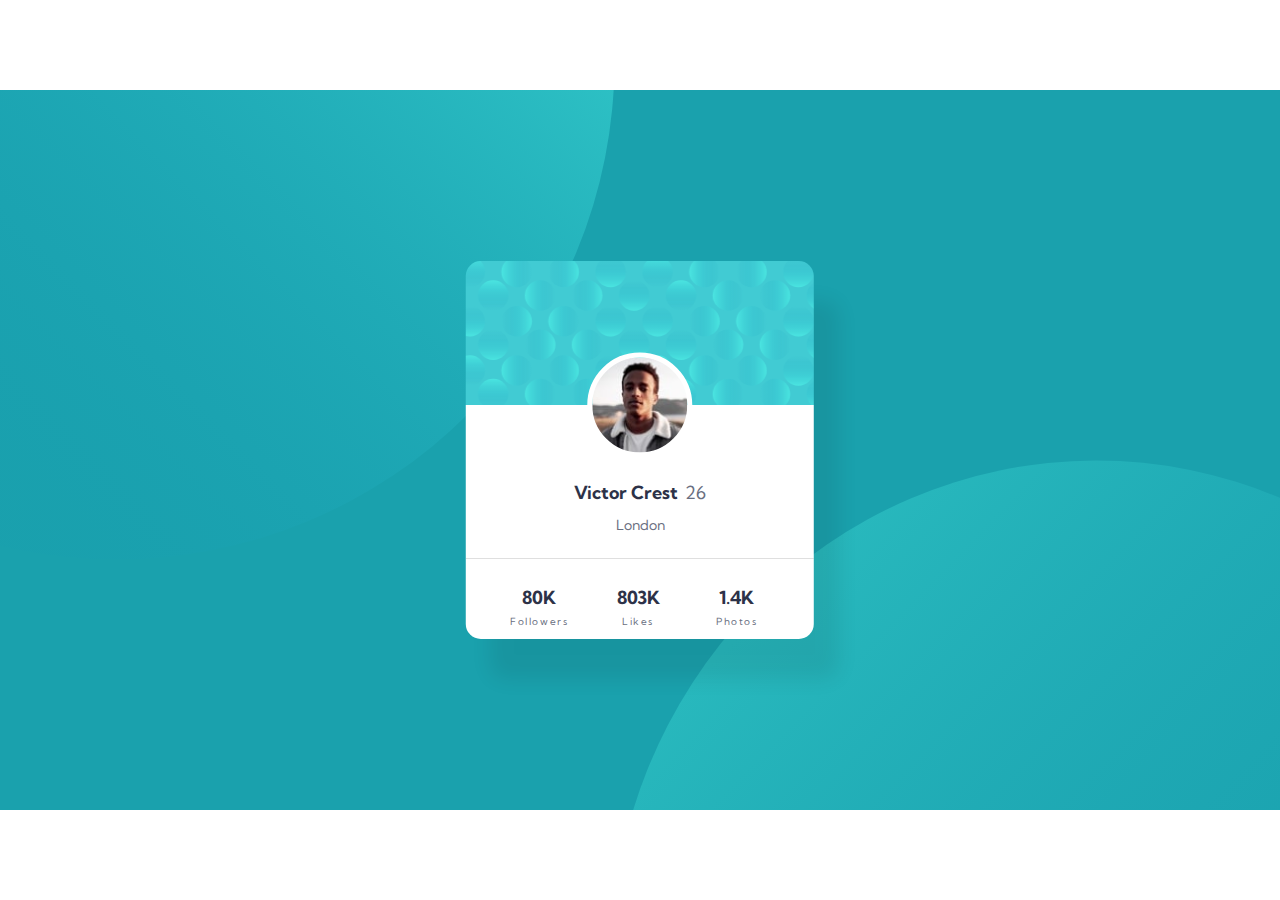
<file: index.html>
<!DOCTYPE html>
<html lang="en">

<head>
  <meta charset="UTF-8">
  <meta name="viewport" content="width=device-width, initial-scale=1.0">
  <!-- displays site properly based on user's device -->

  <link rel="icon" type="image/png" sizes="32x32" href="./images/favicon-32x32.png">
  <link rel="preconnect" href="https://fonts.gstatic.com">
  <link rel="preconnect" href="https://fonts.gstatic.com">
  <link href="https://fonts.googleapis.com/css2?family=Kumbh+Sans:wght@400;700&display=swap" rel="stylesheet">
  <title>Frontend Mentor | Profile card component</title>
  <link rel="stylesheet" href="css/stilo.css">
</head>

<body>
  <div class="content">
    <div class="card">
      <div class="card-up"></div>
      <div class="card-pic"></div>

      <div class="card-down">

        <div class="main-title">
          <h1>Victor Crest</h1>
          <h2>26</h2>
        </div>
        <h3 class="city">London</h3>

        <div class="line"></div>

        <div class="all-footer">
          <div class="footer">
            <h1>80K</h1>
            <h2>Followers</h2>
          </div>

          <div class="footer">
            <h1>803K</h1>
            <h2>Likes</h2>
          </div>

          <div class="footer">
            <h1>1.4K</h1>
            <h2>Photos</h2>
          </div>
        </div>

      </div>

    </div>
  </div>
</body>

</html>
</file>
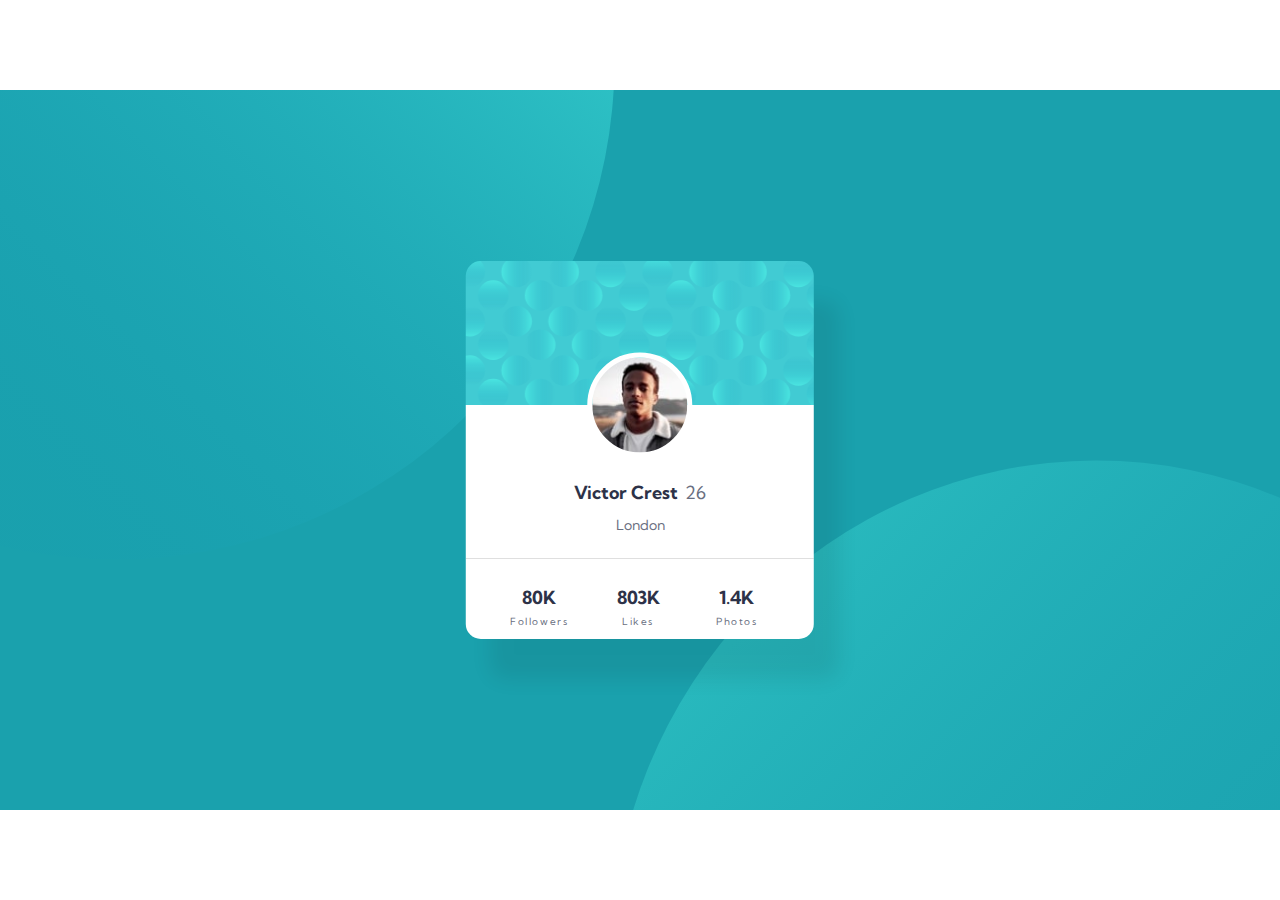
<file: docs/index.html>
<!DOCTYPE html>
<html lang="en">

<head>
  <meta charset="UTF-8">
  <meta name="viewport" content="width=device-width, initial-scale=1.0">
  <!-- displays site properly based on user's device -->

  <link rel="icon" type="image/png" sizes="32x32" href="./images/favicon-32x32.png">
  <link rel="preconnect" href="https://fonts.gstatic.com">
  <link rel="preconnect" href="https://fonts.gstatic.com">
  <link href="https://fonts.googleapis.com/css2?family=Kumbh+Sans:wght@400;700&display=swap" rel="stylesheet">
  <title>Frontend Mentor | Profile card component</title>
  <link rel="stylesheet" href="css/stilo.css">  
</head>

<body>
  <div class="content">
    <div class="card">
      <div class="card-up"></div>
      <div class="card-pic"></div>
      <div class="card-down">

        <div class="main-title">
          <h1>Victor Crest</h1>
          <h2>26</h2>
        </div>
        <h3 class="city">London</h3>

        <div class="line"></div>

        <div class="all-footer">
          <div class="footer">
            <h1>80K</h1>
            <h2>Followers</h2>
          </div>

          <div class="footer">
            <h1>803K</h1>
            <h2>Likes</h2>
          </div>

          <div class="footer">
            <h1>1.4K</h1>
            <h2>Photos</h2>
          </div>
        </div>

      </div>




    </div>
  </div>
</body>

</html>
</file>
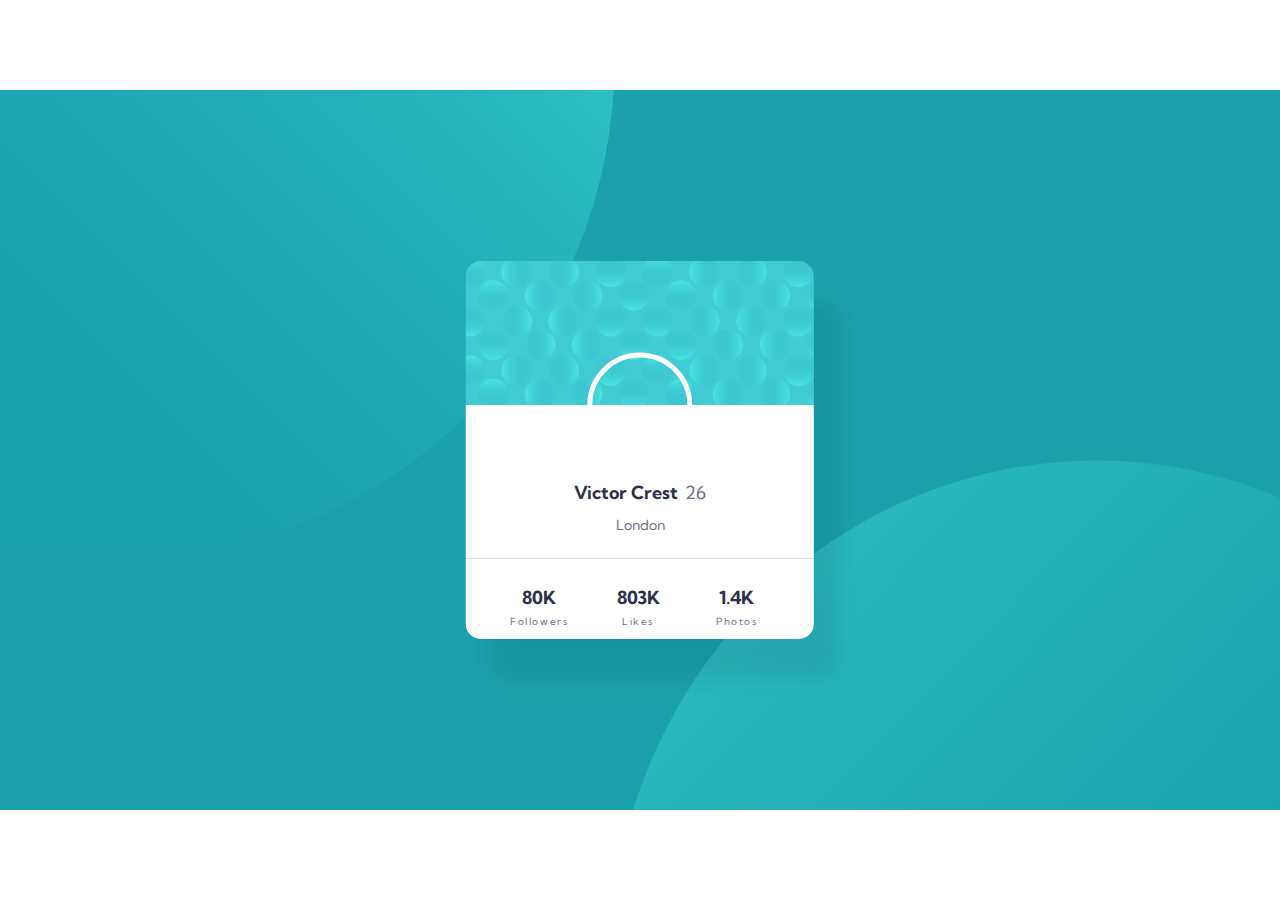
<file: index_desktop.html>
<!DOCTYPE html>
<html lang="en">

<head>
  <meta charset="UTF-8">
  <meta name="viewport" content="width=device-width, initial-scale=1.0">
  <!-- displays site properly based on user's device -->

  <link rel="icon" type="image/png" sizes="32x32" href="./images/favicon-32x32.png">
  <link rel="preconnect" href="https://fonts.gstatic.com">
  <link rel="preconnect" href="https://fonts.gstatic.com">
  <link href="https://fonts.googleapis.com/css2?family=Kumbh+Sans:wght@400;700&display=swap" rel="stylesheet">
  <title>Frontend Mentor | Profile card component</title>

  <style>
    body {
      font-family: 'Kumbh Sans', sans-serif;
    }

    .content {
      width: 1440px;
      height: 720px;
      position: absolute;
      top: 50%;
      left: 50%;
      transform: translate(-50%, -50%);
      background-color: #1AA1AD;
      background-image: url(images/bg-pattern-top.svg), url(images/bg-pattern-bottom.svg);
      background-size: 1000px 1000px, 970px 1000px;
      background-repeat: no-repeat;
      background-position: -305px -530px, 690px 370px;
    }

    .card {
      width: 24.2%;
      height: 52.5%;
      position: absolute;
      top: 50%;
      left: 50%;
      transform: translate(-50%, -50%);
      border-radius: 15px;
      box-shadow: 25px 40px 20px rgba(0, 0, 0, .08);
    }

    .card-up {
      background-image: url(images/bg-pattern-card.svg);
      background-size: cover;
      width: 100%;
      height: 38%;
      border-top-left-radius: 15px;
      border-top-right-radius: 15px;
    }

    .card-down {
      background-color: white;
      width: 100%;
      height: 62%;
      border-bottom-left-radius: 15px;
      border-bottom-right-radius: 15px;
    }

    .card-pic {
      position: absolute;
      width: 95px;
      height: 95px;
      /*background-image: url(images/image-victor.jpg);*/
      background-size: cover;
      border: 5px solid white;
      border-radius: 50%;
      top: 38%;
      left: 50%;
      transform: translate(-50%, -50%);
    }

    .main-title {
      width: 100%;
      text-align: center;
    }

    .main-title h1,
    .main-title h2 {
      display: inline-block;
      margin-top: 22%;
    }

    .main-title h1 {
      font-weight: 700;
      font-size: 18px;
      color: hsl(229, 23%, 23%);
    }

    .main-title h2 {
      margin-left: 1%;
      font-weight: 400;
      font-size: 18px;
      color: hsl(227, 10%, 46%);
    }

    .city {
      width: 100%;
      text-align: center;
      font-weight: 400;
      font-size: 14px;
      color: hsl(227, 10%, 46%);
      margin-top: -1%;
    }

    .line {
      width: 100%;
      height: 4.5%;
      border-bottom: 1px solid hsl(0, 0%, 59%);
      opacity: .3;
    }


    .all-footer {
      width: 85%;
      margin: auto;
    }

    .footer {
      width: 32%;
      display: inline-block;
      text-align: center;
    }

    .footer h1 {
      font-weight: 700;
      font-size: 18px;
      color: hsl(229, 23%, 23%);
      margin-top: 27px;
      margin-bottom: -4px;
    }

    .footer h2 {
      font-weight: 400;
      font-size: 10px;
      color: hsl(227, 10%, 46%);
      letter-spacing: .1rem;
      margin-top: 10%;
    }
  </style>
</head>

<body>
  <div class="content">
    <div class="card">
      <div class="card-up"></div>
      <div class="card-pic"></div>
      <div class="card-down">

        <div class="main-title">
          <h1>Victor Crest</h1>
          <h2>26</h2>
        </div>
        <h3 class="city">London</h3>

        <div class="line"></div>

        <div class="all-footer">
          <div class="footer">
            <h1>80K</h1>
            <h2>Followers</h2>
          </div>

          <div class="footer">
            <h1>803K</h1>
            <h2>Likes</h2>
          </div>

          <div class="footer">
            <h1>1.4K</h1>
            <h2>Photos</h2>
          </div>
        </div>

      </div>




    </div>
  </div>
</body>

</html>
</file>
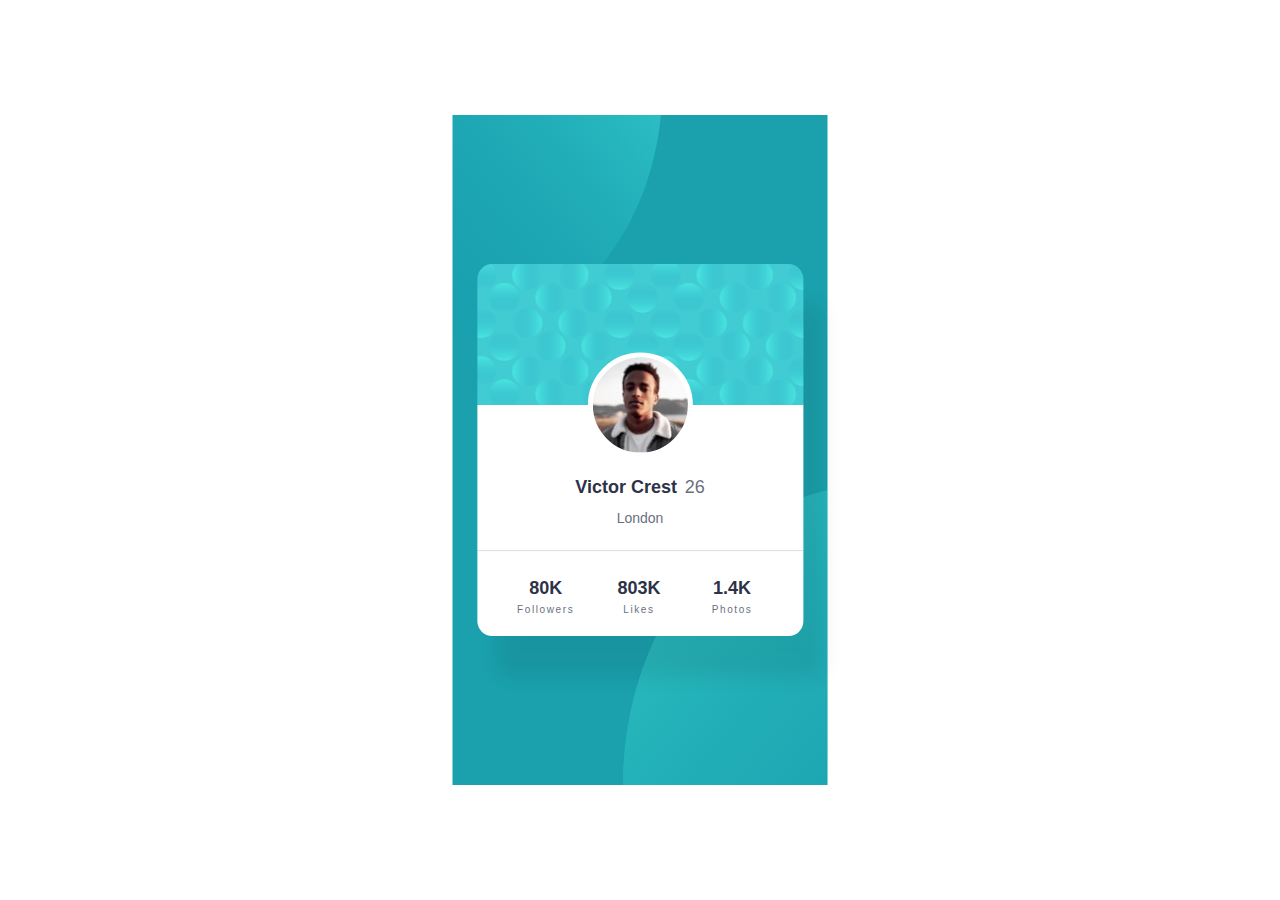
<file: index_mobile.html>
<!DOCTYPE html>
<html lang="en">

<head>
  <meta charset="UTF-8">
  <meta name="viewport" content="width=device-width, initial-scale=1.0">
  <!-- displays site properly based on user's device -->

  <link rel="icon" type="image/png" sizes="32x32" href="./images/favicon-32x32.png">
  <link rel="preconnect" href="https://fonts.gstatic.com">
  <link rel="preconnect" href="https://fonts.gstatic.com">
  <!--<link href="https://fonts.googleapis.com/css2?family=Kumbh+Sans:wght@400;700&display=swap" rel="stylesheet">-->
  <title>Frontend Mentor | Profile card component</title>

  <style>
    body {
      font-family: 'Kumbh Sans', sans-serif;
    }

    .content {
      width: 375px;
      height: 670px;
      position: absolute;
      top: 50%;
      left: 50%;
      transform: translate(-50%, -50%);
      background-color: #1AA1AD;
      background-image: url(images/bg-pattern-top.svg), url(images/bg-pattern-bottom.svg);
      background-size: 400px 500px, 500px 600px;
      background-repeat: no-repeat;
      background-position: -190px -280px, 170px 370px;
    }

    .card {
      width: 87%;
      height: 55.5%;
      position: absolute;
      top: 50%;
      left: 50%;
      transform: translate(-50%, -50%);
      border-radius: 15px;
      box-shadow: 20px 40px 20px rgba(0, 0, 0, .08);
    }

    .card-up {
      background-image: url(images/bg-pattern-card.svg);
      background-size: cover;
      width: 100%;
      height: 38%;
      border-top-left-radius: 15px;
      border-top-right-radius: 15px;
    }

    .card-down {
      background-color: white;
      width: 100%;
      height: 62%;
      border-bottom-left-radius: 15px;
      border-bottom-right-radius: 15px;
    }

    .card-pic {
      position: absolute;
      width: 95px;
      height: 95px;
      background-image: url(images/image-victor.jpg);
      background-size: cover;
      border: 5px solid white;
      border-radius: 50%;
      top: 38%;
      left: 50%;
      transform: translate(-50%, -50%);
    }

    .main-title {
      width: 100%;
      text-align: center;
    }

    .main-title h1,
    .main-title h2 {
      display: inline-block;
      margin-top: 22%;
    }

    .main-title h1 {
      font-weight: 700;
      font-size: 18px;
      color: hsl(229, 23%, 23%);
    }

    .main-title h2 {
      margin-left: 1%;
      font-weight: 400;
      font-size: 18px;
      color: hsl(227, 10%, 46%);
    }

    .city {
      width: 100%;
      text-align: center;
      font-weight: 400;
      font-size: 14px;
      color: hsl(227, 10%, 46%);
      margin-top: -1%;
    }

    .line {
      width: 100%;
      height: 4.5%;
      border-bottom: 1px solid hsl(0, 0%, 59%);
      opacity: .3;
    }


    .all-footer {
      width: 85%;
      margin: auto;
    }

    .footer {
      width: 32%;
      display: inline-block;
      text-align: center;
    }

    .footer h1 {
      font-weight: 700;
      font-size: 18px;
      color: hsl(229, 23%, 23%);
      margin-top: 27px;
      margin-bottom: -4px;
    }

    .footer h2 {
      font-weight: 400;
      font-size: 10px;
      color: hsl(227, 10%, 46%);
      letter-spacing: .1rem;
      margin-top: 10%;
    }
  </style>
</head>

<body>
  <div class="content">
    <div class="card">
      <div class="card-up"></div>
      <div class="card-pic"></div>
      <div class="card-down">

        <div class="main-title">
          <h1>Victor Crest</h1>
          <h2>26</h2>
        </div>
        <h3 class="city">London</h3>

        <div class="line"></div>

        <div class="all-footer">
          <div class="footer">
            <h1>80K</h1>
            <h2>Followers</h2>
          </div>

          <div class="footer">
            <h1>803K</h1>
            <h2>Likes</h2>
          </div>

          <div class="footer">
            <h1>1.4K</h1>
            <h2>Photos</h2>
          </div>
        </div>

      </div>




    </div>
  </div>
</body>

</html>
</file>
<file: css/stilo.css>
@media only screen and (max-width: 400px) {
    body {
      font-family: 'Kumbh Sans', sans-serif;
    }

    .content {
      width: 375px;
      height: 670px;
      position: absolute;
      top: 50%;
      left: 50%;
      transform: translate(-50%, -50%);
      background-color: #1AA1AD;
      background-image: url(../images/bg-pattern-top.svg), url(../images/bg-pattern-bottom.svg);
      background-size: 400px 500px, 500px 600px;
      background-repeat: no-repeat;
      background-position: -190px -280px, 170px 370px;
    }

    .card {
      width: 87%;
      height: 55.5%;
      position: absolute;
      top: 50%;
      left: 50%;
      transform: translate(-50%, -50%);
      border-radius: 15px;
      box-shadow: 20px 40px 20px rgba(0, 0, 0, .08);
    }

    .card-up {
      background-image: url(../images/bg-pattern-card.svg);
      background-size: cover;
      width: 100%;
      height: 38%;
      border-top-left-radius: 15px;
      border-top-right-radius: 15px;
    }

    .card-down {
      background-color: white;
      width: 100%;
      height: 62%;
      border-bottom-left-radius: 15px;
      border-bottom-right-radius: 15px;
    }

    .card-pic {
      position: absolute;
      width: 95px;
      height: 95px;
      background-image: url(../images/image-victor.jpg);
      background-size: cover;
      border: 5px solid white;
      border-radius: 50%;
      top: 38%;
      left: 50%;
      transform: translate(-50%, -50%);
    }

    .main-title {
      width: 100%;
      text-align: center;
    }

    .main-title h1,
    .main-title h2 {
      display: inline-block;
      margin-top: 22%;
    }

    .main-title h1 {
      font-weight: 700;
      font-size: 18px;
      color: hsl(229, 23%, 23%);
    }

    .main-title h2 {
      margin-left: 1%;
      font-weight: 400;
      font-size: 18px;
      color: hsl(227, 10%, 46%);
    }

    .city {
      width: 100%;
      text-align: center;
      font-weight: 400;
      font-size: 14px;
      color: hsl(227, 10%, 46%);
      margin-top: -1%;
    }

    .line {
      width: 100%;
      height: 4.5%;
      border-bottom: 1px solid hsl(0, 0%, 59%);
      opacity: .3;
    }


    .all-footer {
      width: 85%;
      margin: auto;
    }

    .footer {
      width: 32%;
      display: inline-block;
      text-align: center;
    }

    .footer h1 {
      font-weight: 700;
      font-size: 18px;
      color: hsl(229, 23%, 23%);
      margin-top: 27px;
      margin-bottom: -4px;
    }

    .footer h2 {
      font-weight: 400;
      font-size: 10px;
      color: hsl(227, 10%, 46%);
      letter-spacing: .1rem;
      margin-top: 10%;
    }
  }

  @media only screen and (min-width: 401px) {
    body {
      font-family: 'Kumbh Sans', sans-serif;
    }
          
    .content {
      width: 1440px;
      height: 720px;
      position: absolute;
      top: 50%;
      left: 50%;
      transform: translate(-50%, -50%);
      background-color: #1AA1AD;
      background-image: url(../images/bg-pattern-top.svg), url(../images/bg-pattern-bottom.svg);
      background-size: 1000px 1000px, 970px 1000px;
      background-repeat: no-repeat;
      background-position: -305px -530px, 690px 370px;
    }

    .card {
      width: 24.2%;
      height: 52.5%;
      position: absolute;
      top: 50%;
      left: 50%;
      transform: translate(-50%, -50%);
      border-radius: 15px;
      box-shadow: 25px 40px 20px rgba(0, 0, 0, .08);
    }

    .card-up {
      background-image: url(../images/bg-pattern-card.svg);
      background-size: cover;
      width: 100%;
      height: 38%;
      border-top-left-radius: 15px;
      border-top-right-radius: 15px;
    }

    .card-down {
      background-color: white;
      width: 100%;
      height: 62%;
      border-bottom-left-radius: 15px;
      border-bottom-right-radius: 15px;
    }

    .card-pic {
      position: absolute;
      width: 95px;
      height: 95px;
      background-image: url(../images/image-victor.jpg);
      background-size: cover;
      border: 5px solid white;
      border-radius: 50%;
      top: 38%;
      left: 50%;
      transform: translate(-50%, -50%);
    }

    .main-title {
      width: 100%;
      text-align: center;
    }

    .main-title h1,
    .main-title h2 {
      display: inline-block;
      margin-top: 22%;
    }

    .main-title h1 {
      font-weight: 700;
      font-size: 18px;
      color: hsl(229, 23%, 23%);
    }

    .main-title h2 {
      margin-left: 1%;
      font-weight: 400;
      font-size: 18px;
      color: hsl(227, 10%, 46%);
    }

    .city {
      width: 100%;
      text-align: center;
      font-weight: 400;
      font-size: 14px;
      color: hsl(227, 10%, 46%);
      margin-top: -1%;
    }

    .line {
      width: 100%;
      height: 4.5%;
      border-bottom: 1px solid hsl(0, 0%, 59%);
      opacity: .3;
    }


    .all-footer {
      width: 85%;
      margin: auto;
    }

    .footer {
      width: 32%;
      display: inline-block;
      text-align: center;
    }

    .footer h1 {
      font-weight: 700;
      font-size: 18px;
      color: hsl(229, 23%, 23%);
      margin-top: 27px;
      margin-bottom: -4px;
    }

    .footer h2 {
      font-weight: 400;
      font-size: 10px;
      color: hsl(227, 10%, 46%);
      letter-spacing: .1rem;
      margin-top: 10%;
    }
  }
</file>
<file: docs/css/stilo.css>
@media only screen and (max-width: 400px) {
    body {
      font-family: 'Kumbh Sans', sans-serif;
    }

    .content {
      width: 375px;
      height: 670px;
      position: absolute;
      top: 50%;
      left: 50%;
      transform: translate(-50%, -50%);
      background-color: #1AA1AD;
      background-image: url(../images/bg-pattern-top.svg), url(../images/bg-pattern-bottom.svg);
      background-size: 400px 500px, 500px 600px;
      background-repeat: no-repeat;
      background-position: -190px -280px, 170px 370px;
    }

    .card {
      width: 87%;
      height: 55.5%;
      position: absolute;
      top: 50%;
      left: 50%;
      transform: translate(-50%, -50%);
      border-radius: 15px;
      box-shadow: 20px 40px 20px rgba(0, 0, 0, .08);
    }

    .card-up {
      background-image: url(../images/bg-pattern-card.svg);
      background-size: cover;
      width: 100%;
      height: 38%;
      border-top-left-radius: 15px;
      border-top-right-radius: 15px;
    }

    .card-down {
      background-color: white;
      width: 100%;
      height: 62%;
      border-bottom-left-radius: 15px;
      border-bottom-right-radius: 15px;
    }

    .card-pic {
      position: absolute;
      width: 95px;
      height: 95px;
      background-image: url(../images/image-victor.jpg);
      background-size: cover;
      border: 5px solid white;
      border-radius: 50%;
      top: 38%;
      left: 50%;
      transform: translate(-50%, -50%);
    }

    .main-title {
      width: 100%;
      text-align: center;
    }

    .main-title h1,
    .main-title h2 {
      display: inline-block;
      margin-top: 22%;
    }

    .main-title h1 {
      font-weight: 700;
      font-size: 18px;
      color: hsl(229, 23%, 23%);
    }

    .main-title h2 {
      margin-left: 1%;
      font-weight: 400;
      font-size: 18px;
      color: hsl(227, 10%, 46%);
    }

    .city {
      width: 100%;
      text-align: center;
      font-weight: 400;
      font-size: 14px;
      color: hsl(227, 10%, 46%);
      margin-top: -1%;
    }

    .line {
      width: 100%;
      height: 4.5%;
      border-bottom: 1px solid hsl(0, 0%, 59%);
      opacity: .3;
    }


    .all-footer {
      width: 85%;
      margin: auto;
    }

    .footer {
      width: 32%;
      display: inline-block;
      text-align: center;
    }

    .footer h1 {
      font-weight: 700;
      font-size: 18px;
      color: hsl(229, 23%, 23%);
      margin-top: 27px;
      margin-bottom: -4px;
    }

    .footer h2 {
      font-weight: 400;
      font-size: 10px;
      color: hsl(227, 10%, 46%);
      letter-spacing: .1rem;
      margin-top: 10%;
    }
  }

  @media only screen and (min-width: 401px) {
    body {
      font-family: 'Kumbh Sans', sans-serif;
    }
          
    .content {
      width: 1440px;
      height: 720px;
      position: absolute;
      top: 50%;
      left: 50%;
      transform: translate(-50%, -50%);
      background-color: #1AA1AD;
      background-image: url(../images/bg-pattern-top.svg), url(../images/bg-pattern-bottom.svg);
      background-size: 1000px 1000px, 970px 1000px;
      background-repeat: no-repeat;
      background-position: -305px -530px, 690px 370px;
    }

    .card {
      width: 24.2%;
      height: 52.5%;
      position: absolute;
      top: 50%;
      left: 50%;
      transform: translate(-50%, -50%);
      border-radius: 15px;
      box-shadow: 25px 40px 20px rgba(0, 0, 0, .08);
    }

    .card-up {
      background-image: url(../images/bg-pattern-card.svg);
      background-size: cover;
      width: 100%;
      height: 38%;
      border-top-left-radius: 15px;
      border-top-right-radius: 15px;
    }

    .card-down {
      background-color: white;
      width: 100%;
      height: 62%;
      border-bottom-left-radius: 15px;
      border-bottom-right-radius: 15px;
    }

    .card-pic {
      position: absolute;
      width: 95px;
      height: 95px;
      background-image: url(../images/image-victor.jpg);
      background-size: cover;
      border: 5px solid white;
      border-radius: 50%;
      top: 38%;
      left: 50%;
      transform: translate(-50%, -50%);
    }

    .main-title {
      width: 100%;
      text-align: center;
    }

    .main-title h1,
    .main-title h2 {
      display: inline-block;
      margin-top: 22%;
    }

    .main-title h1 {
      font-weight: 700;
      font-size: 18px;
      color: hsl(229, 23%, 23%);
    }

    .main-title h2 {
      margin-left: 1%;
      font-weight: 400;
      font-size: 18px;
      color: hsl(227, 10%, 46%);
    }

    .city {
      width: 100%;
      text-align: center;
      font-weight: 400;
      font-size: 14px;
      color: hsl(227, 10%, 46%);
      margin-top: -1%;
    }

    .line {
      width: 100%;
      height: 4.5%;
      border-bottom: 1px solid hsl(0, 0%, 59%);
      opacity: .3;
    }


    .all-footer {
      width: 85%;
      margin: auto;
    }

    .footer {
      width: 32%;
      display: inline-block;
      text-align: center;
    }

    .footer h1 {
      font-weight: 700;
      font-size: 18px;
      color: hsl(229, 23%, 23%);
      margin-top: 27px;
      margin-bottom: -4px;
    }

    .footer h2 {
      font-weight: 400;
      font-size: 10px;
      color: hsl(227, 10%, 46%);
      letter-spacing: .1rem;
      margin-top: 10%;
    }
  }
</file>
